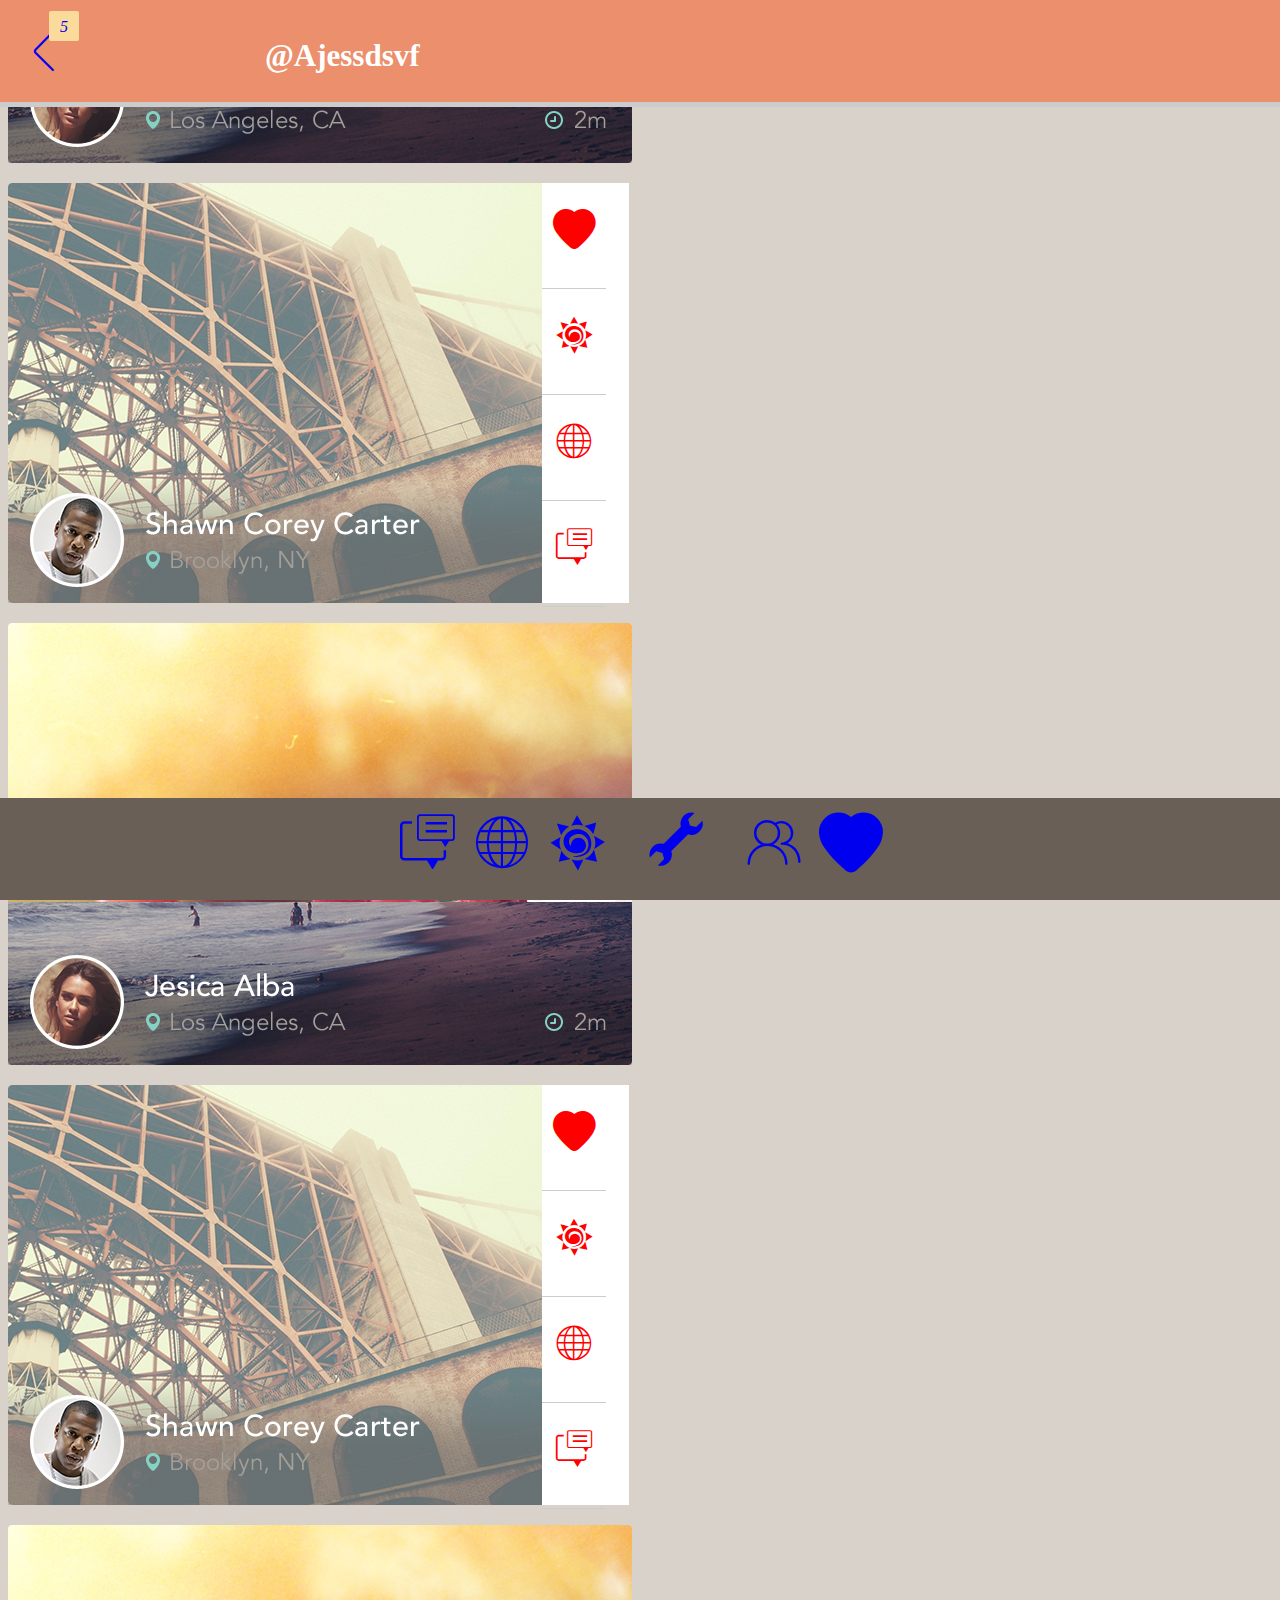
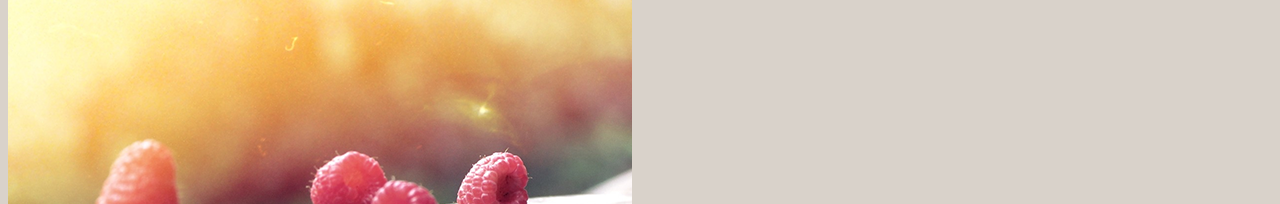
<file: index.html>
<!doctype html>
<html lang="en">
<head>
    <meta charset="UTF-8">
    <title>Document</title>
    <meta id="viewport" name="viewport" content="width=device-width,minimum-scale=1,maximum-scale=1,user-scalable=1">
    <meta name="apple-mobile-web-app-title" content="">
     <link rel="apple-touch-icon-precomposed" href="timg.jpg">
     <meta name="apple-mobile-web-app-capable" content="yes">
<script>
    window.onload = window.onresize = function(){        
        var view_width = document.getElementsByTagName('html')[0].getBoundingClientRect().width;
        //找到标签名为html的第一个
        var _html = document.getElementsByTagName('html')[0];
        //如果屏幕宽度大于640 
        //就用 640/16=40
        //小于640的时候 不确定 也是尺寸/40
        view_width>640?_html.style.fontSize = 640 / 16 + 'px':_html.style.fontSize = view_width / 16 + 'px';
        //最大网页尺寸640 
        //最大字体（根字体大小） 40
    }
</script>
<link rel="stylesheet" href="css/style2.css">
<link rel="stylesheet" href="css/gonggong.css">
<link rel="stylesheet" href="font/iconfont.css">

</head>
<body>
        <header>
        <a href="#"><span class="iconfont">&#xe624; <i>5</i></span>
         
        </a>  
        <h5>@Ajessdsvf</h5>
        </header>
        <div class="main">
            <p class="p1"><img src="images/img3.png" height="163" width="624" alt=""></p>
            <div class="p2">
                   <p class="pimg"> <img src="images/imgf4.png" height="420" width="534" alt=""></p>
                    <ul>
                        <li class="iconfont">&#xe60b;</li>
                        <li class="iconfont">&#xe647;</li>
                        <li class="iconfont">&#xe609;</li>
                        <li class="iconfont">&#xe620;</li>
                    </ul>
            </div>
            <p class="p3">
                <img src="images/img5.png" height="279" width="624" alt="">
            </p>
        </div>
<div class="main">
            <p class="p1"><img src="images/img3.png" height="163" width="624" alt=""></p>
            <div class="p2">
                   <p class="pimg"> <img src="images/imgf4.png" height="420" width="534" alt=""></p>
                    <ul>
                        <li class="iconfont">&#xe60b;</li>
                        <li class="iconfont">&#xe647;</li>
                        <li class="iconfont">&#xe609;</li>
                        <li class="iconfont">&#xe620;</li>
                    </ul>
            </div>
            <p class="p3">
                <img src="images/img5.png" height="279" width="624" alt="">
            </p>
        </div>

          <div class="footer">
        <a href="#" class="iconfont">&#xe620;</a>
        <a href="#" class="iconfont">&#xe609;</a>
        <a href="#" class="iconfont">&#xe647;</a>
        <a href="#" class="iconfont">&#xe60a;</a>
        <a href="#" class="iconfont">&#xe605;</a>
        <a href="#" class="iconfont">&#xe60b;</a>
    </div>
    <div class="tb">
        <img src="images/img6.png" alt="">
    </div>
</body>
</html>
</file>
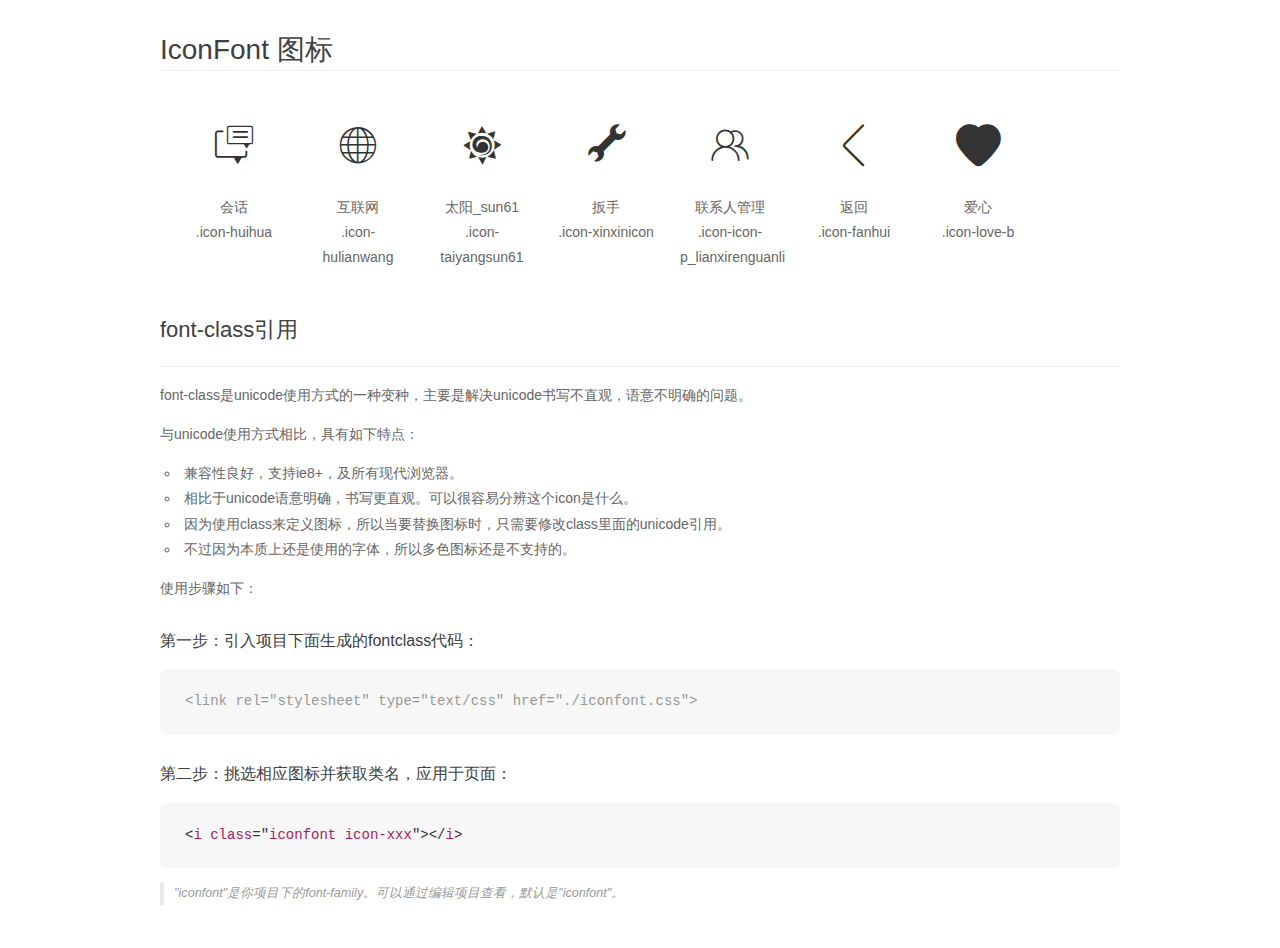
<file: font/demo_fontclass.html>
<!DOCTYPE html>
<html>
<head>
    <meta charset="utf-8"/>
    <title>IconFont</title>
    <link rel="stylesheet" href="demo.css">
    <link rel="stylesheet" href="iconfont.css">
</head>
<body>
    <div class="main markdown">
        <h1>IconFont 图标</h1>
        <ul class="icon_lists clear">
            
                <li>
                <i class="icon iconfont icon-huihua"></i>
                    <div class="name">会话</div>
                    <div class="fontclass">.icon-huihua</div>
                </li>
            
                <li>
                <i class="icon iconfont icon-hulianwang"></i>
                    <div class="name">互联网</div>
                    <div class="fontclass">.icon-hulianwang</div>
                </li>
            
                <li>
                <i class="icon iconfont icon-taiyangsun61"></i>
                    <div class="name">太阳_sun61</div>
                    <div class="fontclass">.icon-taiyangsun61</div>
                </li>
            
                <li>
                <i class="icon iconfont icon-xinxinicon"></i>
                    <div class="name">扳手</div>
                    <div class="fontclass">.icon-xinxinicon</div>
                </li>
            
                <li>
                <i class="icon iconfont icon-icon-p_lianxirenguanli"></i>
                    <div class="name">联系人管理</div>
                    <div class="fontclass">.icon-icon-p_lianxirenguanli</div>
                </li>
            
                <li>
                <i class="icon iconfont icon-fanhui"></i>
                    <div class="name">返回</div>
                    <div class="fontclass">.icon-fanhui</div>
                </li>
            
                <li>
                <i class="icon iconfont icon-love-b"></i>
                    <div class="name">爱心</div>
                    <div class="fontclass">.icon-love-b</div>
                </li>
            
        </ul>

        <h2 id="font-class-">font-class引用</h2>
        <hr>

        <p>font-class是unicode使用方式的一种变种，主要是解决unicode书写不直观，语意不明确的问题。</p>
        <p>与unicode使用方式相比，具有如下特点：</p>
        <ul>
        <li>兼容性良好，支持ie8+，及所有现代浏览器。</li>
        <li>相比于unicode语意明确，书写更直观。可以很容易分辨这个icon是什么。</li>
        <li>因为使用class来定义图标，所以当要替换图标时，只需要修改class里面的unicode引用。</li>
        <li>不过因为本质上还是使用的字体，所以多色图标还是不支持的。</li>
        </ul>
        <p>使用步骤如下：</p>
        <h3 id="-fontclass-">第一步：引入项目下面生成的fontclass代码：</h3>


        <pre><code class="lang-js hljs javascript"><span class="hljs-comment">&lt;link rel="stylesheet" type="text/css" href="./iconfont.css"&gt;</span></code></pre>
        <h3 id="-">第二步：挑选相应图标并获取类名，应用于页面：</h3>
        <pre><code class="lang-css hljs">&lt;<span class="hljs-selector-tag">i</span> <span class="hljs-selector-tag">class</span>="<span class="hljs-selector-tag">iconfont</span> <span class="hljs-selector-tag">icon-xxx</span>"&gt;&lt;/<span class="hljs-selector-tag">i</span>&gt;</code></pre>
        <blockquote>
        <p>"iconfont"是你项目下的font-family。可以通过编辑项目查看，默认是"iconfont"。</p>
        </blockquote>
    </div>
</body>
</html>
</file>
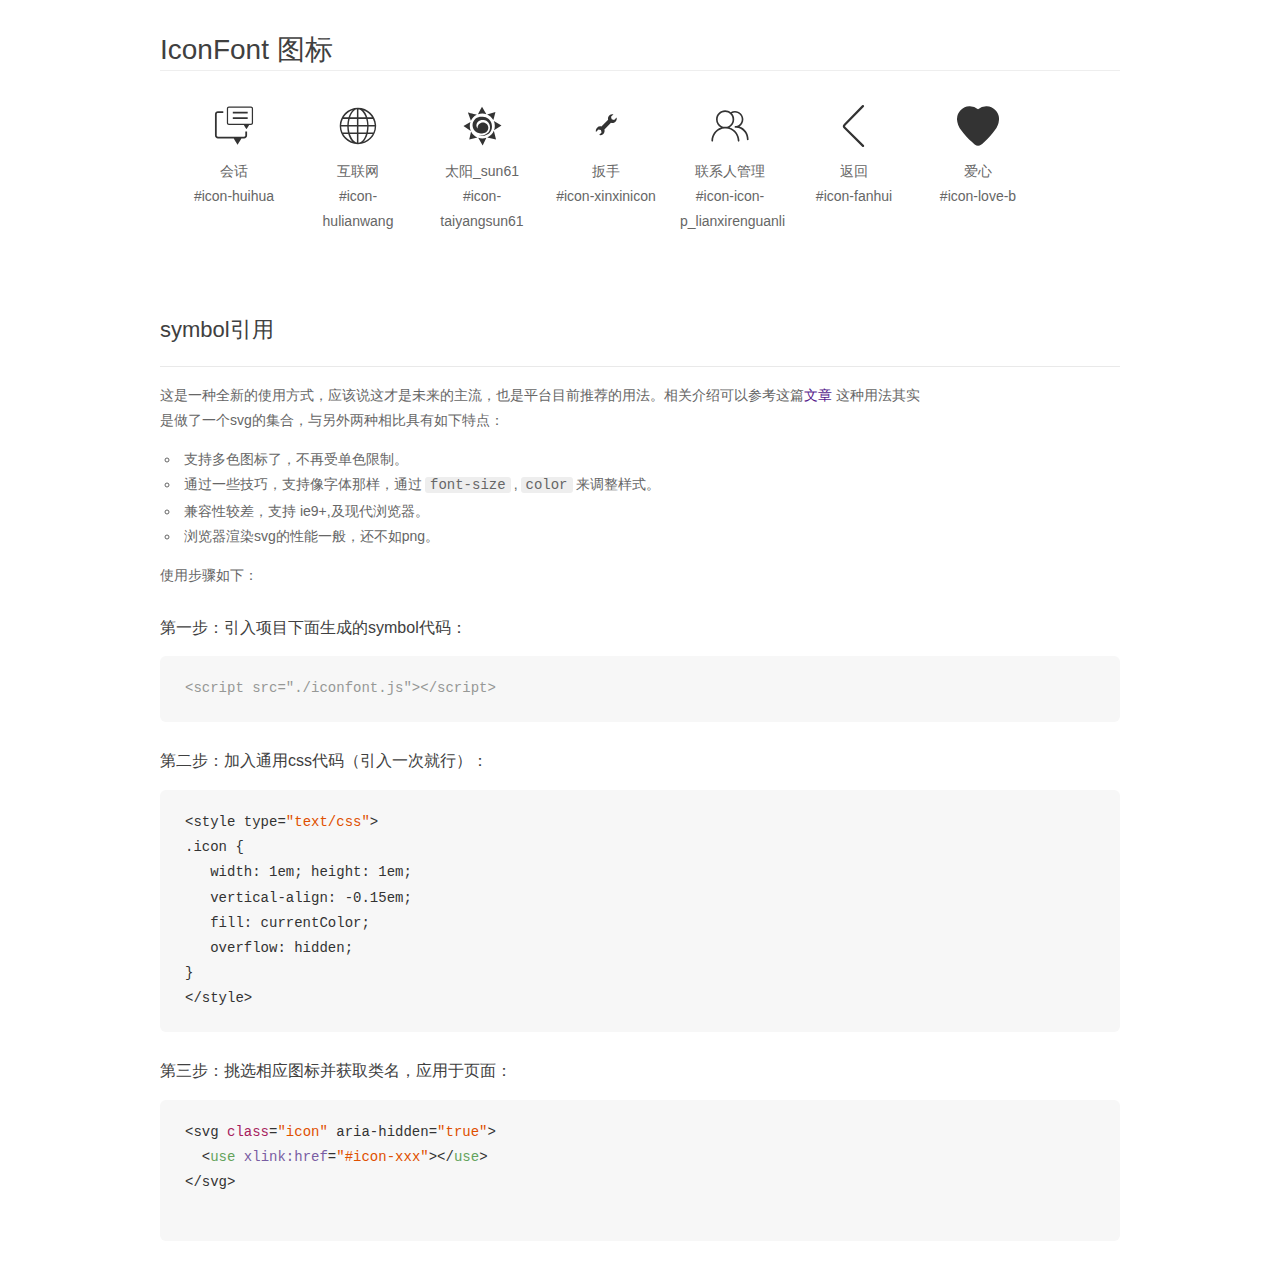
<file: font/demo_symbol.html>
<!DOCTYPE html>
<html>
<head>
    <meta charset="utf-8"/>
    <title>IconFont</title>
    <link rel="stylesheet" href="demo.css">
    <script src="iconfont.js"></script>

    <style type="text/css">
        .icon {
          /* 通过设置 font-size 来改变图标大小 */
          width: 1em; height: 1em;
          /* 图标和文字相邻时，垂直对齐 */
          vertical-align: -0.15em;
          /* 通过设置 color 来改变 SVG 的颜色/fill */
          fill: currentColor;
          /* path 和 stroke 溢出 viewBox 部分在 IE 下会显示
             normalize.css 中也包含这行 */
          overflow: hidden;
        }

    </style>
</head>
<body>
    <div class="main markdown">
        <h1>IconFont 图标</h1>
        <ul class="icon_lists clear">
            
                <li>
                    <svg class="icon" aria-hidden="true">
                        <use xlink:href="#icon-huihua"></use>
                    </svg>
                    <div class="name">会话</div>
                    <div class="fontclass">#icon-huihua</div>
                </li>
            
                <li>
                    <svg class="icon" aria-hidden="true">
                        <use xlink:href="#icon-hulianwang"></use>
                    </svg>
                    <div class="name">互联网</div>
                    <div class="fontclass">#icon-hulianwang</div>
                </li>
            
                <li>
                    <svg class="icon" aria-hidden="true">
                        <use xlink:href="#icon-taiyangsun61"></use>
                    </svg>
                    <div class="name">太阳_sun61</div>
                    <div class="fontclass">#icon-taiyangsun61</div>
                </li>
            
                <li>
                    <svg class="icon" aria-hidden="true">
                        <use xlink:href="#icon-xinxinicon"></use>
                    </svg>
                    <div class="name">扳手</div>
                    <div class="fontclass">#icon-xinxinicon</div>
                </li>
            
                <li>
                    <svg class="icon" aria-hidden="true">
                        <use xlink:href="#icon-icon-p_lianxirenguanli"></use>
                    </svg>
                    <div class="name">联系人管理</div>
                    <div class="fontclass">#icon-icon-p_lianxirenguanli</div>
                </li>
            
                <li>
                    <svg class="icon" aria-hidden="true">
                        <use xlink:href="#icon-fanhui"></use>
                    </svg>
                    <div class="name">返回</div>
                    <div class="fontclass">#icon-fanhui</div>
                </li>
            
                <li>
                    <svg class="icon" aria-hidden="true">
                        <use xlink:href="#icon-love-b"></use>
                    </svg>
                    <div class="name">爱心</div>
                    <div class="fontclass">#icon-love-b</div>
                </li>
            
        </ul>


        <h2 id="symbol-">symbol引用</h2>
        <hr>

        <p>这是一种全新的使用方式，应该说这才是未来的主流，也是平台目前推荐的用法。相关介绍可以参考这篇<a href="">文章</a>
        这种用法其实是做了一个svg的集合，与另外两种相比具有如下特点：</p>
        <ul>
          <li>支持多色图标了，不再受单色限制。</li>
          <li>通过一些技巧，支持像字体那样，通过<code>font-size</code>,<code>color</code>来调整样式。</li>
          <li>兼容性较差，支持 ie9+,及现代浏览器。</li>
          <li>浏览器渲染svg的性能一般，还不如png。</li>
        </ul>
        <p>使用步骤如下：</p>
        <h3 id="-symbol-">第一步：引入项目下面生成的symbol代码：</h3>
        <pre><code class="lang-js hljs javascript"><span class="hljs-comment">&lt;script src="./iconfont.js"&gt;&lt;/script&gt;</span></code></pre>
        <h3 id="-css-">第二步：加入通用css代码（引入一次就行）：</h3>
        <pre><code class="lang-js hljs javascript">&lt;style type=<span class="hljs-string">"text/css"</span>&gt;
.icon {
   width: <span class="hljs-number">1</span>em; height: <span class="hljs-number">1</span>em;
   vertical-align: <span class="hljs-number">-0.15</span>em;
   fill: currentColor;
   overflow: hidden;
}
&lt;<span class="hljs-regexp">/style&gt;</span></code></pre>
        <h3 id="-">第三步：挑选相应图标并获取类名，应用于页面：</h3>
        <pre><code class="lang-js hljs javascript">&lt;svg <span class="hljs-class"><span class="hljs-keyword">class</span></span>=<span class="hljs-string">"icon"</span> aria-hidden=<span class="hljs-string">"true"</span>&gt;<span class="xml"><span class="hljs-tag">
  &lt;<span class="hljs-name">use</span> <span class="hljs-attr">xlink:href</span>=<span class="hljs-string">"#icon-xxx"</span>&gt;</span><span class="hljs-tag">&lt;/<span class="hljs-name">use</span>&gt;</span>
</span>&lt;<span class="hljs-regexp">/svg&gt;
        </span></code></pre>
    </div>
</body>
</html>
</file>
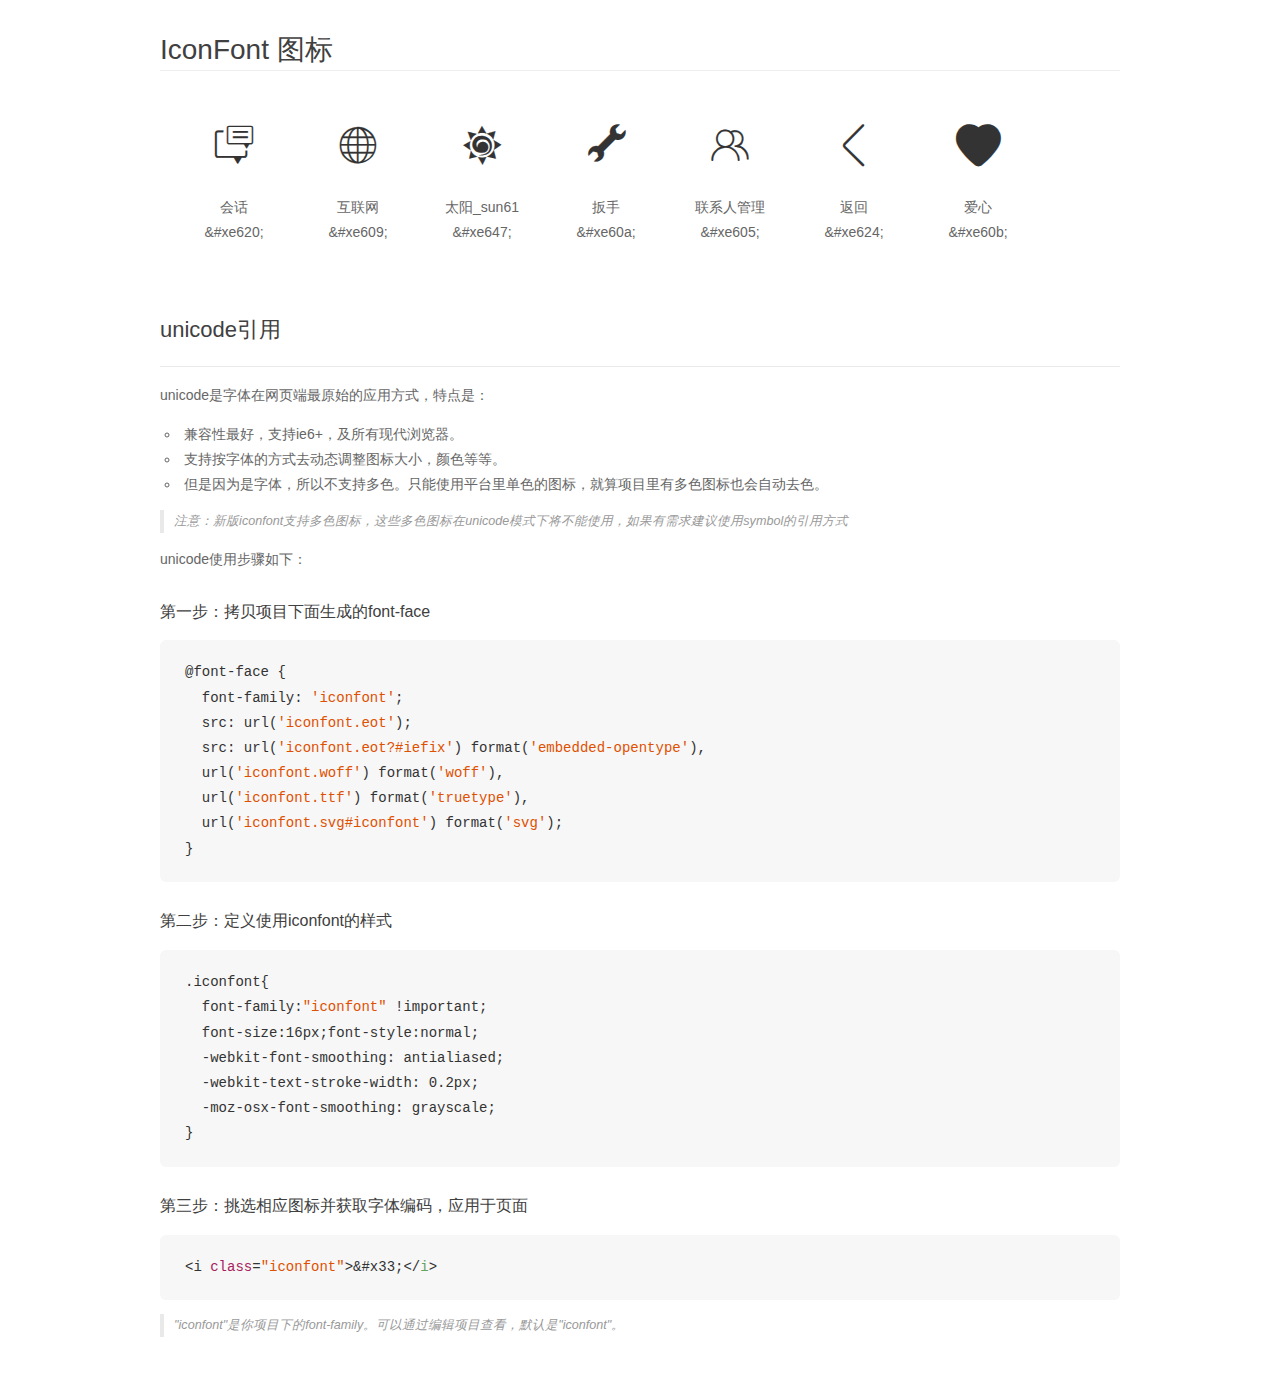
<file: font/demo_unicode.html>
<!DOCTYPE html>
<html>
<head>
    <meta charset="utf-8"/>
    <title>IconFont</title>
    <link rel="stylesheet" href="demo.css">

    <style type="text/css">

        @font-face {font-family: "iconfont";
          src: url('iconfont.eot'); /* IE9*/
          src: url('iconfont.eot#iefix') format('embedded-opentype'), /* IE6-IE8 */
          url('iconfont.woff') format('woff'), /* chrome, firefox */
          url('iconfont.ttf') format('truetype'), /* chrome, firefox, opera, Safari, Android, iOS 4.2+*/
          url('iconfont.svg#iconfont') format('svg'); /* iOS 4.1- */
        }

        .iconfont {
          font-family:"iconfont" !important;
          font-size:16px;
          font-style:normal;
          -webkit-font-smoothing: antialiased;
          -webkit-text-stroke-width: 0.2px;
          -moz-osx-font-smoothing: grayscale;
        }

    </style>
</head>
<body>
    <div class="main markdown">
        <h1>IconFont 图标</h1>
        <ul class="icon_lists clear">
            
                <li>
                <i class="icon iconfont">&#xe620;</i>
                    <div class="name">会话</div>
                    <div class="code">&amp;#xe620;</div>
                </li>
            
                <li>
                <i class="icon iconfont">&#xe609;</i>
                    <div class="name">互联网</div>
                    <div class="code">&amp;#xe609;</div>
                </li>
            
                <li>
                <i class="icon iconfont">&#xe647;</i>
                    <div class="name">太阳_sun61</div>
                    <div class="code">&amp;#xe647;</div>
                </li>
            
                <li>
                <i class="icon iconfont">&#xe60a;</i>
                    <div class="name">扳手</div>
                    <div class="code">&amp;#xe60a;</div>
                </li>
            
                <li>
                <i class="icon iconfont">&#xe605;</i>
                    <div class="name">联系人管理</div>
                    <div class="code">&amp;#xe605;</div>
                </li>
            
                <li>
                <i class="icon iconfont">&#xe624;</i>
                    <div class="name">返回</div>
                    <div class="code">&amp;#xe624;</div>
                </li>
            
                <li>
                <i class="icon iconfont">&#xe60b;</i>
                    <div class="name">爱心</div>
                    <div class="code">&amp;#xe60b;</div>
                </li>
            
        </ul>
        <h2 id="unicode-">unicode引用</h2>
        <hr>

        <p>unicode是字体在网页端最原始的应用方式，特点是：</p>
        <ul>
        <li>兼容性最好，支持ie6+，及所有现代浏览器。</li>
        <li>支持按字体的方式去动态调整图标大小，颜色等等。</li>
        <li>但是因为是字体，所以不支持多色。只能使用平台里单色的图标，就算项目里有多色图标也会自动去色。</li>
        </ul>
        <blockquote>
        <p>注意：新版iconfont支持多色图标，这些多色图标在unicode模式下将不能使用，如果有需求建议使用symbol的引用方式</p>
        </blockquote>
        <p>unicode使用步骤如下：</p>
        <h3 id="-font-face">第一步：拷贝项目下面生成的font-face</h3>
        <pre><code class="lang-js hljs javascript">@font-face {
  font-family: <span class="hljs-string">'iconfont'</span>;
  src: url(<span class="hljs-string">'iconfont.eot'</span>);
  src: url(<span class="hljs-string">'iconfont.eot?#iefix'</span>) format(<span class="hljs-string">'embedded-opentype'</span>),
  url(<span class="hljs-string">'iconfont.woff'</span>) format(<span class="hljs-string">'woff'</span>),
  url(<span class="hljs-string">'iconfont.ttf'</span>) format(<span class="hljs-string">'truetype'</span>),
  url(<span class="hljs-string">'iconfont.svg#iconfont'</span>) format(<span class="hljs-string">'svg'</span>);
}
</code></pre>
        <h3 id="-iconfont-">第二步：定义使用iconfont的样式</h3>
        <pre><code class="lang-js hljs javascript">.iconfont{
  font-family:<span class="hljs-string">"iconfont"</span> !important;
  font-size:<span class="hljs-number">16</span>px;font-style:normal;
  -webkit-font-smoothing: antialiased;
  -webkit-text-stroke-width: <span class="hljs-number">0.2</span>px;
  -moz-osx-font-smoothing: grayscale;
}
</code></pre>
        <h3 id="-">第三步：挑选相应图标并获取字体编码，应用于页面</h3>
        <pre><code class="lang-js hljs javascript">&lt;i <span class="hljs-class"><span class="hljs-keyword">class</span></span>=<span class="hljs-string">"iconfont"</span>&gt;&amp;#x33;<span class="xml"><span class="hljs-tag">&lt;/<span class="hljs-name">i</span>&gt;</span></span></code></pre>

        <blockquote>
        <p>"iconfont"是你项目下的font-family。可以通过编辑项目查看，默认是"iconfont"。</p>
        </blockquote>
    </div>


</body>
</html>
</file>
<file: css/style2.css>
@charset "utf-8"; 
body{

    height: 100%;
    background-color: #D9D2CA;
    overflow: hidden;
}
header{
    width: 100%;
    height: 2.55rem;
    background-color: #EC8F6D;
    line-height: 2.55rem;
    position: fixed;
      left:0;top:0;
      z-index: 3;
border-bottom: 5px solid #cccccc
}
header span{

    margin-right: 4.775rem;
    margin-left: 0.6rem;
}
header h5{

    display: inline-block;
    font-size: 0.775rem;
    color:#fff;
}
header span {
    position: relative;
    width: 1.525rem;
    height: 0.975rem;
   
    
}
header a i{
    width: 0.75rem;
    height: 0.75rem;
    background: #FADB9B;
    border-radius: 2px;
    line-height: 0.75rem;
    text-align: center;
    position: absolute; 
    left:50%;top:-50%;
   font-size: 0.4rem
   
}
.main {

  
    padding-left: 0.2rem;
    width: 100%;
    height: 22.55rem;
    
}

.main .p1 {
       width: 15.6rem;
    height: 4.075rem;
    margin-bottom: 0.5rem;
    
}
.main .p1 img{

    width: 15.6rem;
    height: 4.075rem;
}
.main .p2{
    width: 15.6rem;
    height: 10.5rem;
    margin-bottom: 0.5rem;
}
.main .p2 img{
    width: 13.35rem;
    height: 10.5rem;
 
}
.main .p2 .pimg{
    float: left;
}
.main .p2 ul {
    float: left;
     height: 10.5rem;
     width: 2.175rem;
     background: #fff;
     text-align: center;
}
.main .p2 ul li{

   height: 25%;
    margin-right: 0.575rem;
    line-height: 2.3rem;
    border-bottom:1px solid #ccc;
    text-align: center;
    color:red;
}
.main .p3 img{

    width: 15.6rem;
    height: 6.975rem;
}
.footer{

    width: 100%;
    height: 2.55rem;
    background-color: #695F56;
    position: fixed;
    left:0;bottom: 0;
    text-align: center;
    line-height: 2.25rem;
    font-size: 1.5rem;



}
.foote a{
        color:#776E66;
}
body:hover {

    position: absolute;
    left: 12.375rem; top:0;
}
body:hover header{

    transform:translateX(12.375rem);
}
body:hover .footer{

    transform:translateX(12.375rem);
}
body :hover .td{

    position: absolute;
   left: 0rem;top:0
}
.tb img{
        width: 12.15rem;
        height: 100%;
}
.tb {
   position: absolute;
   left: -12.15rem;top:0;
   height: 100%;
   width:12.15;
   background-color: #696056;

}
</file>
<file: css/gonggong.css>
@charset "utf-8";
body,ul,ol,h1,h2,h3,h4,h5,h6,p,input,select,textarea,dl,dd{margin: 0 0 0 0;padding: 0;}
ul,ol{list-style: none;}
em{
    list-style: none;
}
strong{
    font-weight: normal;
}
textarea{resize: none;}
img{border: none; vertical-align: top;}
a{text-decoration: none;-webkit-tap-highlight-color: transparent;
}


.clearfix:after,.clearfix:before{content: "";display: table;}
.clearfix:after{clear: both;}
.clearfix{*zoom:1;}
</file>
<file: font/iconfont.css>
@font-face {font-family: "iconfont";
  src: url('iconfont.eot?t=1525762738005'); /* IE9*/
  src: url('iconfont.eot?t=1525762738005#iefix') format('embedded-opentype'), /* IE6-IE8 */
  url('[data-uri]') format('woff'),
  url('iconfont.ttf?t=1525762738005') format('truetype'), /* chrome, firefox, opera, Safari, Android, iOS 4.2+*/
  url('iconfont.svg?t=1525762738005#iconfont') format('svg'); /* iOS 4.1- */
}

.iconfont {
  font-family:"iconfont" !important;

  font-style:normal;
  -webkit-font-smoothing: antialiased;
  -moz-osx-font-smoothing: grayscale;
}

.icon-huihua:before { content: "\e620"; }

.icon-hulianwang:before { content: "\e609"; }

.icon-taiyangsun61:before { content: "\e647"; }

.icon-xinxinicon:before { content: "\e60a"; }

.icon-icon-p_lianxirenguanli:before { content: "\e605"; }

.icon-fanhui:before { content: "\e624"; }

.icon-love-b:before { content: "\e60b"; }
</file>
<file: font/demo.css>
*{margin: 0;padding: 0;list-style: none;}
/*
KISSY CSS Reset
理念：1. reset 的目的不是清除浏览器的默认样式，这仅是部分工作。清除和重置是紧密不可分的。
2. reset 的目的不是让默认样式在所有浏览器下一致，而是减少默认样式有可能带来的问题。
3. reset 期望提供一套普适通用的基础样式。但没有银弹，推荐根据具体需求，裁剪和修改后再使用。
特色：1. 适应中文；2. 基于最新主流浏览器。
维护：玉伯<lifesinger@gmail.com>, 正淳<ragecarrier@gmail.com>
 */

/** 清除内外边距 **/
body, h1, h2, h3, h4, h5, h6, hr, p, blockquote, /* structural elements 结构元素 */
dl, dt, dd, ul, ol, li, /* list elements 列表元素 */
pre, /* text formatting elements 文本格式元素 */
form, fieldset, legend, button, input, textarea, /* form elements 表单元素 */
th, td /* table elements 表格元素 */ {
  margin: 0;
  padding: 0;
}

/** 设置默认字体 **/
body,
button, input, select, textarea /* for ie */ {
  font: 12px/1.5 tahoma, arial, \5b8b\4f53, sans-serif;
}
h1, h2, h3, h4, h5, h6 { font-size: 100%; }
address, cite, dfn, em, var { font-style: normal; } /* 将斜体扶正 */
code, kbd, pre, samp { font-family: courier new, courier, monospace; } /* 统一等宽字体 */
small { font-size: 12px; } /* 小于 12px 的中文很难阅读，让 small 正常化 */

/** 重置列表元素 **/
ul, ol { list-style: none; }

/** 重置文本格式元素 **/
a { text-decoration: none; }
a:hover { text-decoration: underline; }


/** 重置表单元素 **/
legend { color: #000; } /* for ie6 */
fieldset, img { border: 0; } /* img 搭车：让链接里的 img 无边框 */
button, input, select, textarea { font-size: 100%; } /* 使得表单元素在 ie 下能继承字体大小 */
/* 注：optgroup 无法扶正 */

/** 重置表格元素 **/
table { border-collapse: collapse; border-spacing: 0; }

/* 清除浮动 */
.ks-clear:after, .clear:after {
  content: '\20';
  display: block;
  height: 0;
  clear: both;
}
.ks-clear, .clear {
  *zoom: 1;
}

.main {
  padding: 30px 100px;
width: 960px;
margin: 0 auto;
}
.main h1{font-size:36px; color:#333; text-align:left;margin-bottom:30px; border-bottom: 1px solid #eee;}

.helps{margin-top:40px;}
.helps pre{
  padding:20px;
  margin:10px 0;
  border:solid 1px #e7e1cd;
  background-color: #fffdef;
  overflow: auto;
}

.icon_lists{
  width: 100% !important;

}

.icon_lists li{
  float:left;
  width: 100px;
  height:180px;
  text-align: center;
  list-style: none !important;
}
.icon_lists .icon{
  font-size: 42px;
  line-height: 100px;
  margin: 10px 0;
  color:#333;
  -webkit-transition: font-size 0.25s ease-out 0s;
  -moz-transition: font-size 0.25s ease-out 0s;
  transition: font-size 0.25s ease-out 0s;

}
.icon_lists .icon:hover{
  font-size: 100px;
}



.markdown {
  color: #666;
  font-size: 14px;
  line-height: 1.8;
}

.highlight {
  line-height: 1.5;
}

.markdown img {
  vertical-align: middle;
  max-width: 100%;
}

.markdown h1 {
  color: #404040;
  font-weight: 500;
  line-height: 40px;
  margin-bottom: 24px;
}

.markdown h2,
.markdown h3,
.markdown h4,
.markdown h5,
.markdown h6 {
  color: #404040;
  margin: 1.6em 0 0.6em 0;
  font-weight: 500;
  clear: both;
}

.markdown h1 {
  font-size: 28px;
}

.markdown h2 {
  font-size: 22px;
}

.markdown h3 {
  font-size: 16px;
}

.markdown h4 {
  font-size: 14px;
}

.markdown h5 {
  font-size: 12px;
}

.markdown h6 {
  font-size: 12px;
}

.markdown hr {
  height: 1px;
  border: 0;
  background: #e9e9e9;
  margin: 16px 0;
  clear: both;
}

.markdown p,
.markdown pre {
  margin: 1em 0;
}

.markdown > p,
.markdown > blockquote,
.markdown > .highlight,
.markdown > ol,
.markdown > ul {
  width: 80%;
}

.markdown ul > li {
  list-style: circle;
}

.markdown > ul li,
.markdown blockquote ul > li {
  margin-left: 20px;
  padding-left: 4px;
}

.markdown > ul li p,
.markdown > ol li p {
  margin: 0.6em 0;
}

.markdown ol > li {
  list-style: decimal;
}

.markdown > ol li,
.markdown blockquote ol > li {
  margin-left: 20px;
  padding-left: 4px;
}

.markdown code {
  margin: 0 3px;
  padding: 0 5px;
  background: #eee;
  border-radius: 3px;
}

.markdown pre {
  border-radius: 6px;
  background: #f7f7f7;
  padding: 20px;
}

.markdown pre code {
  border: none;
  background: #f7f7f7;
  margin: 0;
}

.markdown strong,
.markdown b {
  font-weight: 600;
}

.markdown > table {
  border-collapse: collapse;
  border-spacing: 0px;
  empty-cells: show;
  border: 1px solid #e9e9e9;
  width: 95%;
  margin-bottom: 24px;
}

.markdown > table th {
  white-space: nowrap;
  color: #333;
  font-weight: 600;

}

.markdown > table th,
.markdown > table td {
  border: 1px solid #e9e9e9;
  padding: 8px 16px;
  text-align: left;
}

.markdown > table th {
  background: #F7F7F7;
}

.markdown blockquote {
  font-size: 90%;
  color: #999;
  border-left: 4px solid #e9e9e9;
  padding-left: 0.8em;
  margin: 1em 0;
  font-style: italic;
}

.markdown blockquote p {
  margin: 0;
}

.markdown .anchor {
  opacity: 0;
  transition: opacity 0.3s ease;
  margin-left: 8px;
}

.markdown .waiting {
  color: #ccc;
}

.markdown h1:hover .anchor,
.markdown h2:hover .anchor,
.markdown h3:hover .anchor,
.markdown h4:hover .anchor,
.markdown h5:hover .anchor,
.markdown h6:hover .anchor {
  opacity: 1;
  display: inline-block;
}

.markdown > br,
.markdown > p > br {
  clear: both;
}


.hljs {
  display: block;
  background: white;
  padding: 0.5em;
  color: #333333;
  overflow-x: auto;
}

.hljs-comment,
.hljs-meta {
  color: #969896;
}

.hljs-string,
.hljs-variable,
.hljs-template-variable,
.hljs-strong,
.hljs-emphasis,
.hljs-quote {
  color: #df5000;
}

.hljs-keyword,
.hljs-selector-tag,
.hljs-type {
  color: #a71d5d;
}

.hljs-literal,
.hljs-symbol,
.hljs-bullet,
.hljs-attribute {
  color: #0086b3;
}

.hljs-section,
.hljs-name {
  color: #63a35c;
}

.hljs-tag {
  color: #333333;
}

.hljs-title,
.hljs-attr,
.hljs-selector-id,
.hljs-selector-class,
.hljs-selector-attr,
.hljs-selector-pseudo {
  color: #795da3;
}

.hljs-addition {
  color: #55a532;
  background-color: #eaffea;
}

.hljs-deletion {
  color: #bd2c00;
  background-color: #ffecec;
}

.hljs-link {
  text-decoration: underline;
}

pre{
  background: #fff;
}
</file>
